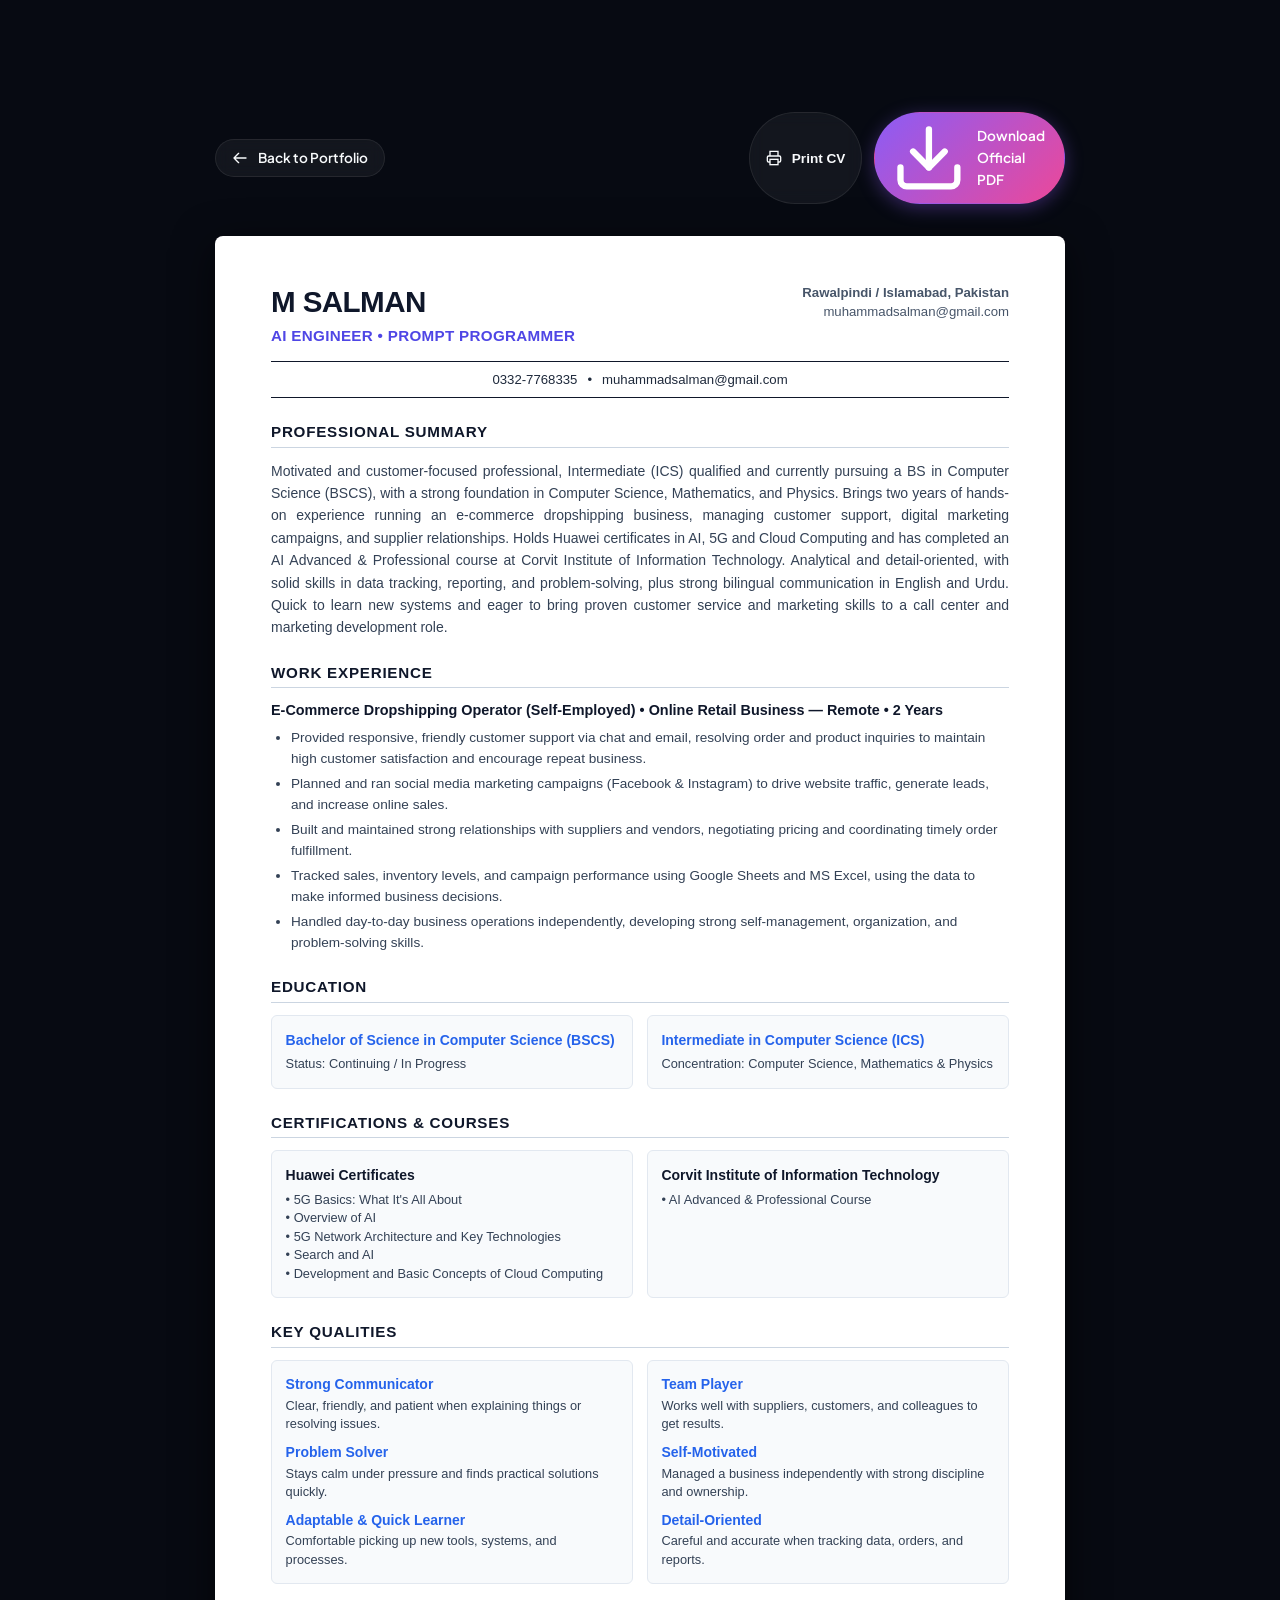
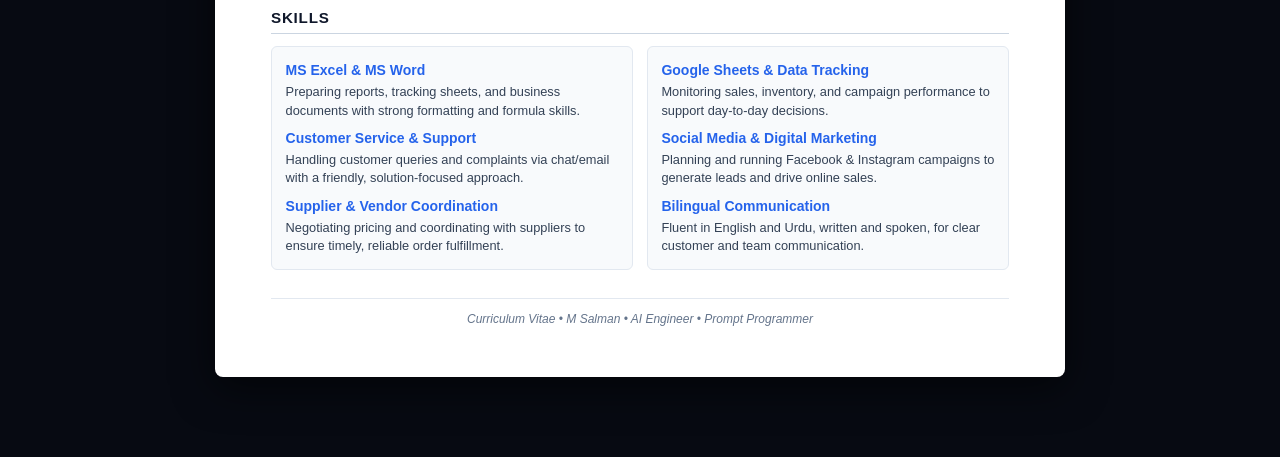
<file: cv.html>
<!DOCTYPE html>
<html lang="en">
<head>
  <meta charset="UTF-8">
  <meta name="viewport" content="width=device-width, initial-scale=1.0">
  <title>Curriculum Vitae • M Salman | AI Engineer • Prompt Programmer</title>
  <meta name="description" content="Official Curriculum Vitae of M Salman, AI Engineer and Prompt Programmer.">

  <!-- Favicon -->
  <link rel="icon" type="image/svg+xml" href="./assets/images/favicon.svg?v=1795289616">

  <!-- Google Fonts -->
  <link rel="preconnect" href="https://fonts.googleapis.com">
  <link rel="preconnect" href="https://fonts.gstatic.com" crossorigin>
  <link href="https://fonts.googleapis.com/css2?family=Plus+Jakarta+Sans:wght@400;500;600;700;800&family=JetBrains+Mono:wght@400;600&display=swap" rel="stylesheet">

  <!-- Stylesheets -->
  <link rel="stylesheet" href="./assets/css/main.css?v=1795289616">
  <link rel="stylesheet" href="./assets/css/components.css?v=1795289628">
  <link rel="stylesheet" href="./assets/css/cv.css?v=1795289616">
</head>
<body>
  <div class="cv-page-wrapper">
    <!-- Top Action Bar -->
    <div class="cv-actions-bar">
      <a href="./index.html#home" class="btn btn-secondary btn-sm">
        <svg width="16" height="16" fill="none" stroke="currentColor" stroke-width="2" viewBox="0 0 24 24">
          <path stroke-linecap="round" stroke-linejoin="round" d="M10 19l-7-7m0 0l7-7m-7 7h18"></path>
        </svg>
        <span>Back to Portfolio</span>
      </a>

      <div style="display: flex; gap: 0.75rem;">
        <button onclick="window.print()" class="btn btn-secondary btn-sm">
          <svg width="16" height="16" fill="none" stroke="currentColor" stroke-width="2" viewBox="0 0 24 24">
            <polyline points="6 9 6 2 18 2 18 9"></polyline>
            <path d="M6 18H4a2 2 0 0 1-2-2v-5a2 2 0 0 1 2-2h16a2 2 0 0 1 2 2v5a2 2 0 0 1-2 2h-2"></path>
            <rect width="12" height="8" x="6" y="14"></rect>
          </svg>
          <span>Print CV</span>
        </button>

        <a href="./assets/docs/Muhammad_Salman_CV.pdf?v=1795539968" download="Muhammad_Salman_CV.pdf" class="btn btn-primary btn-sm">
          <svg class="w-4 h-4" fill="none" stroke="currentColor" stroke-width="2" stroke-linecap="round" stroke-linejoin="round" viewBox="0 0 24 24"><path d="M21 15v4a2 2 0 0 1-2 2H5a2 2 0 0 1-2-2v-4"/><polyline points="7 10 12 15 17 10"/><line x1="12" x2="12" y1="15" y2="3"/></svg>          <span>Download Official PDF</span>
        </a>
      </div>
    </div>

    <!-- The Exact ATS CV Document -->
    <div class="cv-document">
      <!-- Header -->
      <div class="cv-header">
        <div>
          <h1 class="cv-header-name">M SALMAN</h1>
          <div class="cv-header-role">AI ENGINEER • PROMPT PROGRAMMER</div>
        </div>
        <div class="cv-header-meta">
          <div><strong>Rawalpindi / Islamabad, Pakistan</strong></div>
          <div>muhammadsalman@gmail.com</div>
        </div>
      </div>

      <!-- Contact Sub Bar -->
      <div class="cv-contact-bar">
        0332-7768335 &nbsp;•&nbsp; muhammadsalman@gmail.com
      </div>

      <!-- 1. Professional Summary -->
      <div class="cv-section">
        <h2 class="cv-section-title">PROFESSIONAL SUMMARY</h2>
        <p class="cv-summary-text">
          Motivated and customer-focused professional, Intermediate (ICS) qualified and currently pursuing a BS in Computer Science (BSCS), with a strong foundation in Computer Science, Mathematics, and Physics. Brings two years of hands-on experience running an e-commerce dropshipping business, managing customer support, digital marketing campaigns, and supplier relationships. Holds Huawei certificates in AI, 5G and Cloud Computing and has completed an AI Advanced & Professional course at Corvit Institute of Information Technology. Analytical and detail-oriented, with solid skills in data tracking, reporting, and problem-solving, plus strong bilingual communication in English and Urdu. Quick to learn new systems and eager to bring proven customer service and marketing skills to a call center and marketing development role.
        </p>
      </div>

      <!-- 2. Work Experience -->
      <div class="cv-section">
        <h2 class="cv-section-title">WORK EXPERIENCE</h2>
        <div style="font-weight: 700; font-size: 0.9rem; color: #0f172a; margin-bottom: 0.35rem;">
          E-Commerce Dropshipping Operator (Self-Employed) • Online Retail Business — Remote • 2 Years
        </div>
        <ul style="margin: 0; padding-left: 1.25rem; font-size: 0.85rem; color: #334155; line-height: 1.55;">
          <li style="margin-bottom: 0.25rem;">Provided responsive, friendly customer support via chat and email, resolving order and product inquiries to maintain high customer satisfaction and encourage repeat business.</li>
          <li style="margin-bottom: 0.25rem;">Planned and ran social media marketing campaigns (Facebook & Instagram) to drive website traffic, generate leads, and increase online sales.</li>
          <li style="margin-bottom: 0.25rem;">Built and maintained strong relationships with suppliers and vendors, negotiating pricing and coordinating timely order fulfillment.</li>
          <li style="margin-bottom: 0.25rem;">Tracked sales, inventory levels, and campaign performance using Google Sheets and MS Excel, using the data to make informed business decisions.</li>
          <li>Handled day-to-day business operations independently, developing strong self-management, organization, and problem-solving skills.</li>
        </ul>
      </div>

      <!-- 3. Education -->
      <div class="cv-section">
        <h2 class="cv-section-title">EDUCATION</h2>
        <div class="cv-competencies-grid">
          <div class="cv-comp-card">
            <div class="cv-comp-title" style="color: #2563eb;">Bachelor of Science in Computer Science (BSCS)</div>
            <div class="cv-comp-body">Status: Continuing / In Progress</div>
          </div>
          <div class="cv-comp-card">
            <div class="cv-comp-title" style="color: #2563eb;">Intermediate in Computer Science (ICS)</div>
            <div class="cv-comp-body">Concentration: Computer Science, Mathematics & Physics</div>
          </div>
        </div>
      </div>

      <!-- 4. Certifications & Courses -->
      <div class="cv-section">
        <h2 class="cv-section-title">CERTIFICATIONS & COURSES</h2>
        <div class="cv-competencies-grid">
          <div class="cv-comp-card">
            <div class="cv-comp-title" style="color: #0f172a;">Huawei Certificates</div>
            <div class="cv-comp-body">
              • 5G Basics: What It's All About<br>
              • Overview of AI<br>
              • 5G Network Architecture and Key Technologies<br>
              • Search and AI<br>
              • Development and Basic Concepts of Cloud Computing
            </div>
          </div>
          <div class="cv-comp-card">
            <div class="cv-comp-title" style="color: #0f172a;">Corvit Institute of Information Technology</div>
            <div class="cv-comp-body">
              • AI Advanced & Professional Course
            </div>
          </div>
        </div>
      </div>

      <!-- 5. Key Qualities -->
      <div class="cv-section">
        <h2 class="cv-section-title">KEY QUALITIES</h2>
        <div class="cv-competencies-grid">
          <div class="cv-comp-card">
            <div style="margin-bottom: 0.5rem;">
              <div class="cv-comp-title" style="color: #2563eb; margin-bottom: 0.15rem;">Strong Communicator</div>
              <div class="cv-comp-body">Clear, friendly, and patient when explaining things or resolving issues.</div>
            </div>
            <div style="margin-bottom: 0.5rem;">
              <div class="cv-comp-title" style="color: #2563eb; margin-bottom: 0.15rem;">Problem Solver</div>
              <div class="cv-comp-body">Stays calm under pressure and finds practical solutions quickly.</div>
            </div>
            <div>
              <div class="cv-comp-title" style="color: #2563eb; margin-bottom: 0.15rem;">Adaptable & Quick Learner</div>
              <div class="cv-comp-body">Comfortable picking up new tools, systems, and processes.</div>
            </div>
          </div>
          <div class="cv-comp-card">
            <div style="margin-bottom: 0.5rem;">
              <div class="cv-comp-title" style="color: #2563eb; margin-bottom: 0.15rem;">Team Player</div>
              <div class="cv-comp-body">Works well with suppliers, customers, and colleagues to get results.</div>
            </div>
            <div style="margin-bottom: 0.5rem;">
              <div class="cv-comp-title" style="color: #2563eb; margin-bottom: 0.15rem;">Self-Motivated</div>
              <div class="cv-comp-body">Managed a business independently with strong discipline and ownership.</div>
            </div>
            <div>
              <div class="cv-comp-title" style="color: #2563eb; margin-bottom: 0.15rem;">Detail-Oriented</div>
              <div class="cv-comp-body">Careful and accurate when tracking data, orders, and reports.</div>
            </div>
          </div>
        </div>
      </div>

      <!-- 6. Skills -->
      <div class="cv-section">
        <h2 class="cv-section-title">SKILLS</h2>
        <div class="cv-competencies-grid">
          <div class="cv-comp-card">
            <div style="margin-bottom: 0.5rem;">
              <div class="cv-comp-title" style="color: #2563eb; margin-bottom: 0.15rem;">MS Excel & MS Word</div>
              <div class="cv-comp-body">Preparing reports, tracking sheets, and business documents with strong formatting and formula skills.</div>
            </div>
            <div style="margin-bottom: 0.5rem;">
              <div class="cv-comp-title" style="color: #2563eb; margin-bottom: 0.15rem;">Customer Service & Support</div>
              <div class="cv-comp-body">Handling customer queries and complaints via chat/email with a friendly, solution-focused approach.</div>
            </div>
            <div>
              <div class="cv-comp-title" style="color: #2563eb; margin-bottom: 0.15rem;">Supplier & Vendor Coordination</div>
              <div class="cv-comp-body">Negotiating pricing and coordinating with suppliers to ensure timely, reliable order fulfillment.</div>
            </div>
          </div>
          <div class="cv-comp-card">
            <div style="margin-bottom: 0.5rem;">
              <div class="cv-comp-title" style="color: #2563eb; margin-bottom: 0.15rem;">Google Sheets & Data Tracking</div>
              <div class="cv-comp-body">Monitoring sales, inventory, and campaign performance to support day-to-day decisions.</div>
            </div>
            <div style="margin-bottom: 0.5rem;">
              <div class="cv-comp-title" style="color: #2563eb; margin-bottom: 0.15rem;">Social Media & Digital Marketing</div>
              <div class="cv-comp-body">Planning and running Facebook & Instagram campaigns to generate leads and drive online sales.</div>
            </div>
            <div>
              <div class="cv-comp-title" style="color: #2563eb; margin-bottom: 0.15rem;">Bilingual Communication</div>
              <div class="cv-comp-body">Fluent in English and Urdu, written and spoken, for clear customer and team communication.</div>
            </div>
          </div>
        </div>
      </div>

      <!-- Document Footer -->
      <div class="cv-footer-notice">
        Curriculum Vitae • M Salman • AI Engineer • Prompt Programmer
      </div>
    </div>
  </div>
</body>
</html>
</file>
<file: assets/css/main.css>
/**
 * Muhammad Salman - AI Engineer Portfolio
 * Main Stylesheet & Design System
 */

:root {
  /* Color Palette */
  --bg-dark: #070a12;
  --bg-surface: #0c1120;
  --bg-surface-elevated: #131b31;
  --bg-card: rgba(17, 24, 46, 0.72);
  --bg-card-hover: rgba(26, 36, 68, 0.85);

  --border-subtle: rgba(255, 255, 255, 0.08);
  --border-accent: rgba(139, 92, 246, 0.3);
  --border-glow: rgba(139, 92, 246, 0.5);

  --primary: #8b5cf6;
  --primary-light: #a78bfa;
  --primary-dark: #6d28d9;

  --accent-cyan: #06b6d4;
  --accent-cyan-light: #38bdf8;
  --accent-pink: #ec4899;
  --accent-emerald: #10b981;
  --accent-amber: #f59e0b;

  --text-main: #f8fafc;
  --text-muted: #94a3b8;
  --text-dim: #64748b;

  /* Gradients */
  --grad-primary: linear-gradient(135deg, #8b5cf6 0%, #ec4899 100%);
  --grad-cyan-purple: linear-gradient(135deg, #06b6d4 0%, #8b5cf6 100%);
  --grad-blue-violet: linear-gradient(135deg, #3b82f6 0%, #8b5cf6 100%);
  --grad-dark: linear-gradient(180deg, #070a12 0%, #0d1222 100%);
  --grad-card: linear-gradient(135deg, rgba(255, 255, 255, 0.05) 0%, rgba(255, 255, 255, 0.01) 100%);

  /* Shadows & Glows */
  --shadow-sm: 0 2px 8px rgba(0, 0, 0, 0.3);
  --shadow-md: 0 8px 24px rgba(0, 0, 0, 0.4);
  --shadow-lg: 0 16px 40px rgba(0, 0, 0, 0.6);
  --glow-purple: 0 0 30px rgba(139, 92, 246, 0.25);
  --glow-cyan: 0 0 30px rgba(6, 182, 212, 0.25);

  /* Layout */
  --container-max: 1240px;
  --header-height: 80px;
  --radius-sm: 8px;
  --radius-md: 14px;
  --radius-lg: 22px;
  --radius-full: 9999px;
  --transition: all 0.25s cubic-bezier(0.16, 1, 0.3, 1);
}

/* Base Reset */
*, *::before, *::after {
  box-sizing: border-box;
  margin: 0;
  padding: 0;
}

html {
  scroll-behavior: smooth;
  font-size: 16px;
  background-color: var(--bg-dark);
  color: var(--text-main);
  font-family: 'Plus Jakarta Sans', -apple-system, BlinkMacSystemFont, 'Segoe UI', Roboto, sans-serif;
  overflow-x: hidden;
}

body {
  background-color: var(--bg-dark);
  min-height: 100vh;
  line-height: 1.6;
  position: relative;
  overflow-x: hidden;
  color: var(--text-main);
}

/* Scrollbar */
::-webkit-scrollbar {
  width: 8px;
}
::-webkit-scrollbar-track {
  background: var(--bg-dark);
}
::-webkit-scrollbar-thumb {
  background: #1e293b;
  border-radius: 4px;
}
::-webkit-scrollbar-thumb:hover {
  background: var(--primary);
}

/* Background Neural Canvas */
#network-canvas {
  position: fixed;
  top: 0;
  left: 0;
  width: 100%;
  height: 100%;
  z-index: 0;
  pointer-events: none;
  opacity: 0.65;
}

/* Main Container Wrapper */
.main-wrapper {
  position: relative;
  z-index: 1;
}

.container {
  width: 100%;
  max-width: var(--container-max);
  margin: 0 auto;
  padding: 0 1.5rem;
}

/* Typography Helpers */
h1, h2, h3, h4, h5, h6 {
  color: var(--text-main);
  font-weight: 700;
  line-height: 1.25;
}

a {
  color: inherit;
  text-decoration: none;
  transition: var(--transition);
}

img {
  max-width: 100%;
  height: auto;
  display: block;
}

.gradient-text {
  background: var(--grad-primary);
  -webkit-background-clip: text;
  -webkit-text-fill-color: transparent;
  display: inline-block;
}

.gradient-text-cyan {
  background: var(--grad-cyan-purple);
  -webkit-background-clip: text;
  -webkit-text-fill-color: transparent;
  display: inline-block;
}

/* Section Header Component */
.section-header {
  text-align: center;
  max-width: 720px;
  margin: 0 auto 3.5rem;
}

.section-badge {
  display: inline-flex;
  align-items: center;
  gap: 0.5rem;
  padding: 0.35rem 0.9rem;
  border-radius: var(--radius-full);
  background: rgba(139, 92, 246, 0.12);
  border: 1px solid rgba(139, 92, 246, 0.3);
  color: var(--primary-light);
  font-size: 0.825rem;
  font-weight: 600;
  text-transform: uppercase;
  letter-spacing: 0.06em;
  margin-bottom: 1rem;
}

.section-title {
  font-size: 2.5rem;
  letter-spacing: -0.02em;
  margin-bottom: 1rem;
}

.section-subtitle {
  color: var(--text-muted);
  font-size: 1.05rem;
  line-height: 1.6;
}

/* Section Common Spacing */
.site-section {
  padding: 6.5rem 0;
  position: relative;
}

.site-section::after {
  content: '';
  position: absolute;
  bottom: 0;
  left: 10%;
  right: 10%;
  height: 1px;
  background: radial-gradient(circle, rgba(139, 92, 246, 0.25) 0%, rgba(255, 255, 255, 0.02) 70%, transparent 100%);
}

/* Responsive Utilities */
@media (max-width: 992px) {
  .section-title {
    font-size: 2.15rem;
  }
  .site-section {
    padding: 4.5rem 0;
  }
}

@media (max-width: 768px) {
  .section-title {
    font-size: 1.85rem;
  }
  .site-section {
    padding: 3.5rem 0;
  }
  .container {
    padding: 0 1.25rem;
  }
}
</file>
<file: assets/css/components.css>
/**
 * Muhammad Salman - AI Engineer Portfolio
 * Components Stylesheet
 */

/* ==========================================================================
   1. NAVIGATION & HEADER
   ========================================================================== */
.site-header {
  position: fixed;
  top: 0;
  left: 0;
  width: 100%;
  height: var(--header-height);
  z-index: 1000;
  transition: var(--transition);
  background: rgba(7, 10, 18, 0.7);
  backdrop-filter: blur(16px);
  -webkit-backdrop-filter: blur(16px);
  border-bottom: 1px solid var(--border-subtle);
}

.site-header.scrolled {
  background: rgba(7, 10, 18, 0.92);
  border-bottom-color: rgba(139, 92, 246, 0.2);
  box-shadow: 0 4px 20px rgba(0, 0, 0, 0.4);
}

.nav-container {
  display: flex;
  align-items: center;
  justify-content: space-between;
  height: 100%;
}

.nav-brand {
  display: flex;
  align-items: center;
  gap: 0.85rem;
}

.brand-avatar {
  width: 42px;
  height: 42px;
  border-radius: 50%;
  border: 2px solid var(--primary);
  box-shadow: 0 0 14px rgba(139, 92, 246, 0.4);
  object-fit: cover;
}

.brand-text {
  display: flex;
  flex-direction: column;
}

.brand-name {
  font-size: 1.15rem;
  font-weight: 700;
  color: var(--text-main);
  letter-spacing: -0.01em;
}

.brand-role {
  font-size: 0.75rem;
  color: var(--accent-cyan-light);
  font-family: monospace;
  font-weight: 600;
}

.nav-menu {
  display: flex;
  align-items: center;
  gap: 1.85rem;
  list-style: none;
}

.nav-link {
  font-size: 0.925rem;
  font-weight: 500;
  color: var(--text-muted);
  position: relative;
  padding: 0.4rem 0;
}

.nav-link:hover,
.nav-link.active {
  color: #ffffff;
}

.nav-link::after {
  content: '';
  position: absolute;
  bottom: 0;
  left: 0;
  width: 0;
  height: 2px;
  background: var(--grad-primary);
  transition: var(--transition);
  border-radius: 2px;
}

.nav-link:hover::after,
.nav-link.active::after {
  width: 100%;
}

.nav-actions {
  display: flex;
  align-items: center;
  gap: 1rem;
}

.nav-cv-btn {
  display: inline-flex;
  align-items: center;
  gap: 0.45rem;
  padding: 0.45rem 1.1rem;
  border-radius: var(--radius-full);
  background: rgba(139, 92, 246, 0.15);
  border: 1px solid var(--primary);
  color: #ffffff;
  font-size: 0.875rem;
  font-weight: 600;
  box-shadow: 0 0 15px rgba(139, 92, 246, 0.2);
}

.nav-cv-btn:hover {
  background: var(--primary);
  box-shadow: 0 0 20px rgba(139, 92, 246, 0.5);
  transform: translateY(-1px);
}

.nav-toggle {
  display: none;
  background: none;
  border: none;
  color: var(--text-main);
  cursor: pointer;
  padding: 0.5rem;
}

/* ==========================================================================
   2. BUTTONS & PILLS
   ========================================================================== */
.btn {
  display: inline-flex;
  align-items: center;
  justify-content: center;
  gap: 0.6rem;
  font-size: 0.95rem;
  font-weight: 600;
  padding: 0.75rem 1.6rem;
  border-radius: var(--radius-full);
  cursor: pointer;
  border: 1px solid transparent;
  transition: var(--transition);
  text-decoration: none;
}

.btn-primary {
  background: var(--grad-primary);
  color: #ffffff;
  box-shadow: 0 4px 18px rgba(139, 92, 246, 0.35);
}

.btn-primary:hover {
  box-shadow: 0 6px 26px rgba(236, 72, 153, 0.5);
  transform: translateY(-2px);
}

.btn-secondary {
  background: rgba(255, 255, 255, 0.05);
  border: 1px solid var(--border-subtle);
  color: var(--text-main);
  backdrop-filter: blur(8px);
}

.btn-secondary:hover {
  background: rgba(255, 255, 255, 0.1);
  border-color: rgba(255, 255, 255, 0.2);
  color: #ffffff;
  transform: translateY(-2px);
}

.btn-outline {
  background: transparent;
  border: 1px solid var(--border-accent);
  color: var(--primary-light);
}

.btn-outline:hover {
  background: rgba(139, 92, 246, 0.15);
  border-color: var(--primary);
  color: #ffffff;
  transform: translateY(-2px);
}

.btn-sm {
  font-size: 0.85rem;
  padding: 0.45rem 1rem;
}

/* ==========================================================================
   3. GLASSMORPHISM CARDS
   ========================================================================== */
.glass-card {
  background: var(--bg-card);
  backdrop-filter: blur(16px);
  -webkit-backdrop-filter: blur(16px);
  border: 1px solid var(--border-subtle);
  border-radius: var(--radius-lg);
  box-shadow: var(--shadow-md);
  position: relative;
  overflow: hidden;
  transition: var(--transition);
}

.glass-card::before {
  content: '';
  position: absolute;
  top: 0;
  left: 0;
  right: 0;
  height: 1px;
  background: linear-gradient(90deg, transparent, rgba(255, 255, 255, 0.15), transparent);
}

.glass-card-hover:hover {
  background: var(--bg-card-hover);
  border-color: var(--border-accent);
  transform: translateY(-4px);
  box-shadow: 0 12px 30px rgba(0, 0, 0, 0.5), var(--glow-purple);
}

/* ==========================================================================
   4. HERO SECTION
   ========================================================================== */
.hero-section {
  min-height: 100vh;
  padding-top: calc(var(--header-height) + 2rem);
  padding-bottom: 5rem;
  display: flex;
  align-items: center;
  position: relative;
}

.hero-grid {
  display: grid;
  grid-template-columns: 1.15fr 0.85fr;
  gap: 3.5rem;
  align-items: center;
}

.hero-status-pill {
  display: inline-flex;
  align-items: center;
  gap: 0.5rem;
  padding: 0.4rem 1rem;
  border-radius: var(--radius-full);
  background: rgba(16, 185, 129, 0.1);
  border: 1px solid rgba(16, 185, 129, 0.25);
  color: #34d399;
  font-size: 0.85rem;
  font-weight: 600;
  margin-bottom: 1.5rem;
}

.status-dot-pulse {
  width: 8px;
  height: 8px;
  border-radius: 50%;
  background: #10b981;
  box-shadow: 0 0 10px #10b981;
  animation: pulseGreen 2s infinite;
}

@keyframes pulseGreen {
  0% { transform: scale(0.95); box-shadow: 0 0 0 0 rgba(16, 185, 129, 0.7); }
  70% { transform: scale(1); box-shadow: 0 0 0 8px rgba(16, 185, 129, 0); }
  100% { transform: scale(0.95); box-shadow: 0 0 0 0 rgba(16, 185, 129, 0); }
}

.hero-name {
  font-size: 3.75rem;
  font-weight: 800;
  letter-spacing: -0.03em;
  line-height: 1.1;
  margin-bottom: 0.8rem;
}

.hero-typed-wrapper {
  display: flex;
  align-items: center;
  gap: 0.4rem;
  font-size: 1.75rem;
  font-weight: 700;
  color: var(--primary-light);
  min-height: 2.4rem;
  margin-bottom: 1.25rem;
}

.typed-cursor {
  display: inline-block;
  width: 3px;
  height: 1.5rem;
  background: var(--accent-pink);
  animation: blink 1s infinite;
}

@keyframes blink {
  0%, 100% { opacity: 1; }
  50% { opacity: 0; }
}

.hero-bio {
  color: var(--text-muted);
  font-size: 1.1rem;
  line-height: 1.7;
  margin-bottom: 2rem;
  max-width: 600px;
}

.hero-socials {
  display: flex;
  align-items: center;
  gap: 1rem;
  margin-bottom: 2.25rem;
}

.social-icon-btn {
  width: 42px;
  height: 42px;
  border-radius: var(--radius-sm);
  background: rgba(255, 255, 255, 0.04);
  border: 1px solid var(--border-subtle);
  display: flex;
  align-items: center;
  justify-content: center;
  color: var(--text-muted);
  transition: var(--transition);
}

.social-icon-btn:hover {
  background: rgba(139, 92, 246, 0.2);
  border-color: var(--primary);
  color: #ffffff;
  transform: translateY(-3px);
  box-shadow: 0 6px 16px rgba(139, 92, 246, 0.3);
}

.hero-buttons {
  display: flex;
  align-items: center;
  flex-wrap: wrap;
  gap: 1rem;
}

/* Hero Right: Avatar Frame & Orbiting Tech Tags */
.hero-avatar-area {
  display: flex;
  flex-direction: column;
  align-items: center;
  justify-content: center;
  position: relative;
}

.hero-avatar-wrapper {
  position: relative;
  width: 320px;
  height: 320px;
  border-radius: 50%;
  padding: 8px;
  background: linear-gradient(135deg, #8b5cf6, #ec4899, #06b6d4);
  box-shadow: 0 0 50px rgba(139, 92, 246, 0.35);
  animation: rotateGrad 12s linear infinite;
}

@keyframes rotateGrad {
  0% { filter: hue-rotate(0deg); }
  100% { filter: hue-rotate(360deg); }
}

.hero-avatar-inner {
  width: 100%;
  height: 100%;
  border-radius: 50%;
  overflow: hidden;
  background: var(--bg-dark);
  position: relative;
}

.hero-avatar-img {
  width: 100%;
  height: 100%;
  object-fit: cover;
  transition: transform 0.5s ease;
}

.hero-avatar-wrapper:hover .hero-avatar-img {
  transform: scale(1.05);
}

/* Floating Tech Pills Orbiting Avatar */
.floating-tag {
  position: absolute;
  display: flex;
  align-items: center;
  gap: 0.65rem;
  padding: 0.55rem 1rem;
  border-radius: var(--radius-full);
  background: rgba(15, 23, 42, 0.88);
  backdrop-filter: blur(12px);
  border: 1px solid var(--border-subtle);
  box-shadow: 0 8px 24px rgba(0, 0, 0, 0.4);
  z-index: 2;
  transition: var(--transition);
  animation: floatAnim 4s ease-in-out infinite alternate;
}

.floating-tag:hover {
  transform: scale(1.08) translateY(-4px);
  border-color: var(--primary);
  box-shadow: 0 12px 28px rgba(139, 92, 246, 0.4);
}

.floating-tag.tag-top-left {
  top: 10px;
  left: -20px;
  animation-delay: 0s;
}

.floating-tag.tag-top-right {
  top: 25px;
  right: -30px;
  animation-delay: 1s;
}

.floating-tag.tag-bottom-left {
  bottom: 25px;
  left: -25px;
  animation-delay: 2s;
}

.floating-tag.tag-bottom-right {
  bottom: 10px;
  right: -20px;
  animation-delay: 1.5s;
}

@keyframes floatAnim {
  0% { transform: translateY(0); }
  100% { transform: translateY(-8px); }
}

.tag-badge {
  font-size: 0.7rem;
  font-weight: 700;
  text-transform: uppercase;
  padding: 0.15rem 0.5rem;
  border-radius: 4px;
}

.tag-badge.ai-ml { background: rgba(139, 92, 246, 0.2); color: #c084fc; border: 1px solid rgba(139, 92, 246, 0.4); }
.tag-badge.hardware { background: rgba(245, 158, 11, 0.2); color: #fbbf24; border: 1px solid rgba(245, 158, 11, 0.4); }
.tag-badge.full-stack { background: rgba(6, 182, 212, 0.2); color: #38bdf8; border: 1px solid rgba(6, 182, 212, 0.4); }
.tag-badge.gen-ai { background: rgba(236, 72, 153, 0.2); color: #f472b6; border: 1px solid rgba(236, 72, 153, 0.4); }

.tag-title {
  font-size: 0.825rem;
  font-weight: 600;
  color: var(--text-main);
}

/* Hero Stats Grid (Below Avatar / Hero) */
.hero-stats-grid {
  display: grid;
  grid-template-columns: repeat(2, 1fr);
  gap: 1.25rem;
  margin-top: 2.5rem;
  width: 100%;
}

.hero-stat-card {
  background: var(--bg-card);
  backdrop-filter: blur(14px);
  border: 1px solid var(--border-subtle);
  border-radius: var(--radius-md);
  padding: 1.25rem 1rem;
  text-align: center;
  transition: var(--transition);
}

.hero-stat-card:hover {
  background: var(--bg-card-hover);
  border-color: var(--border-accent);
  transform: translateY(-3px);
  box-shadow: 0 8px 24px rgba(0, 0, 0, 0.4), var(--glow-purple);
}

.stat-number {
  font-size: 2rem;
  font-weight: 800;
  background: var(--grad-primary);
  -webkit-background-clip: text;
  -webkit-text-fill-color: transparent;
  line-height: 1.1;
  margin-bottom: 0.35rem;
}

.stat-label {
  font-size: 0.75rem;
  font-weight: 600;
  text-transform: uppercase;
  color: var(--text-muted);
  letter-spacing: 0.05em;
}

/* ==========================================================================
   5. ABOUT SECTION (Inspired by Screenshot 2)
   ========================================================================== */
.about-grid {
  display: grid;
  grid-template-columns: 380px 1fr;
  gap: 3.5rem;
  align-items: start;
}

.about-card {
  padding: 1.75rem;
  text-align: center;
}

.about-card-photo-wrapper {
  width: 100%;
  height: 240px;
  border-radius: var(--radius-md);
  overflow: hidden;
  margin-bottom: 1.5rem;
  border: 2px solid rgba(139, 92, 246, 0.4);
  position: relative;
}

.about-card-photo {
  width: 100%;
  height: 100%;
  object-fit: cover;
}

.about-card-name-overlay {
  position: absolute;
  bottom: 0;
  left: 0;
  right: 0;
  padding: 1rem 0.5rem 0.5rem;
  background: linear-gradient(0deg, rgba(7, 10, 18, 0.95) 0%, transparent 100%);
}

.about-card-role-title {
  font-size: 0.75rem;
  text-transform: uppercase;
  letter-spacing: 0.06em;
  color: var(--primary-light);
  font-weight: 700;
}

.about-card-name {
  font-size: 1.35rem;
  font-weight: 800;
  color: #ffffff;
}

.about-pills-row {
  display: grid;
  grid-template-columns: 1fr 1fr;
  gap: 0.75rem;
  margin-bottom: 1.25rem;
}

.about-pill-box {
  background: rgba(255, 255, 255, 0.03);
  border: 1px solid var(--border-subtle);
  border-radius: var(--radius-sm);
  padding: 0.65rem 0.5rem;
  text-align: center;
}

.about-pill-label {
  font-size: 0.7rem;
  color: var(--text-dim);
  text-transform: uppercase;
  margin-bottom: 0.2rem;
}

.about-pill-val {
  font-size: 0.85rem;
  font-weight: 700;
  color: var(--primary-light);
}

.about-pill-val.open {
  color: #34d399;
}

.about-info-list {
  display: flex;
  flex-direction: column;
  gap: 0.75rem;
  text-align: left;
  margin-bottom: 1.5rem;
}

.about-info-item {
  display: flex;
  justify-content: space-between;
  align-items: center;
  padding: 0.7rem 0.9rem;
  border-radius: var(--radius-sm);
  background: rgba(255, 255, 255, 0.02);
  border: 1px solid var(--border-subtle);
  font-size: 0.85rem;
}

.about-info-key {
  color: var(--text-muted);
  font-weight: 500;
}

.about-info-value {
  color: var(--text-main);
  font-weight: 600;
  text-align: right;
}

.about-cv-action-btn {
  width: 100%;
  display: flex;
  align-items: center;
  justify-content: center;
  gap: 0.5rem;
  padding: 0.8rem 1rem;
  border-radius: var(--radius-md);
  background: rgba(139, 92, 246, 0.15);
  border: 1px solid var(--primary);
  color: #ffffff;
  font-weight: 600;
  font-size: 0.9rem;
  transition: var(--transition);
}

.about-cv-action-btn:hover {
  background: var(--primary);
  box-shadow: 0 0 20px rgba(139, 92, 246, 0.4);
}

/* About Right Narrative */
.about-narrative {
  display: flex;
  flex-direction: column;
  gap: 1.5rem;
}

.about-lead {
  font-size: 1.25rem;
  font-weight: 600;
  color: #ffffff;
  line-height: 1.6;
}

.about-desc {
  color: var(--text-muted);
  font-size: 1.025rem;
  line-height: 1.8;
}

.about-highlights-grid {
  display: grid;
  grid-template-columns: repeat(2, 1fr);
  gap: 1.25rem;
  margin-top: 1rem;
}

.about-highlight-card {
  padding: 1.25rem;
  display: flex;
  align-items: flex-start;
  gap: 1rem;
}

.highlight-icon-wrap {
  width: 44px;
  height: 44px;
  border-radius: var(--radius-sm);
  background: rgba(139, 92, 246, 0.15);
  color: var(--primary-light);
  display: flex;
  align-items: center;
  justify-content: center;
  flex-shrink: 0;
}

.highlight-title {
  font-size: 1rem;
  font-weight: 700;
  margin-bottom: 0.35rem;
}

.highlight-desc {
  font-size: 0.85rem;
  color: var(--text-muted);
  line-height: 1.5;
}

/* ==========================================================================
   6. SKILLS SECTION (Inspired by Screenshot 3)
   ========================================================================== */
.skills-grid {
  display: grid;
  grid-template-columns: repeat(3, 1fr);
  gap: 1.75rem;
}

.skill-category-card {
  padding: 1.75rem;
  display: flex;
  flex-direction: column;
}

.category-card-header {
  display: flex;
  align-items: center;
  justify-content: space-between;
  margin-bottom: 1.5rem;
  padding-bottom: 1.25rem;
  border-bottom: 1px solid var(--border-subtle);
}

.cat-header-left {
  display: flex;
  align-items: center;
  gap: 0.85rem;
}

.cat-icon-wrap {
  width: 48px;
  height: 48px;
  border-radius: var(--radius-md);
  display: flex;
  align-items: center;
  justify-content: center;
}

.cat-icon-wrap.ai-ml { background: rgba(139, 92, 246, 0.18); color: #c084fc; }
.cat-icon-wrap.gen-ai { background: rgba(236, 72, 153, 0.18); color: #f472b6; }
.cat-icon-wrap.robotics { background: rgba(245, 158, 11, 0.18); color: #fbbf24; }
.cat-icon-wrap.web { background: rgba(6, 182, 212, 0.18); color: #38bdf8; }
.cat-icon-wrap.prog { background: rgba(59, 130, 246, 0.18); color: #60a5fa; }
.cat-icon-wrap.devops { background: rgba(16, 185, 129, 0.18); color: #34d399; }

.cat-title-block h3 {
  font-size: 1.1rem;
  font-weight: 700;
  margin-bottom: 0.2rem;
}

.cat-status-badge {
  font-size: 0.725rem;
  font-weight: 600;
  color: var(--accent-cyan-light);
  display: flex;
  align-items: center;
  gap: 0.35rem;
}

.cat-count-badge {
  padding: 0.25rem 0.65rem;
  border-radius: var(--radius-full);
  background: rgba(255, 255, 255, 0.05);
  border: 1px solid var(--border-subtle);
  font-size: 0.75rem;
  font-weight: 600;
  color: var(--text-muted);
}

.category-skills-list {
  display: flex;
  flex-direction: column;
  gap: 0.85rem;
}

.skill-row {
  display: flex;
  align-items: center;
  justify-content: space-between;
  padding: 0.75rem 0.9rem;
  background: rgba(255, 255, 255, 0.02);
  border: 1px solid rgba(255, 255, 255, 0.04);
  border-radius: var(--radius-sm);
  transition: var(--transition);
}

.skill-row:hover {
  background: rgba(255, 255, 255, 0.06);
  border-color: rgba(139, 92, 246, 0.25);
  transform: translateX(4px);
}

.skill-meta {
  display: flex;
  flex-direction: column;
  gap: 0.15rem;
}

.skill-name {
  font-size: 0.885rem;
  font-weight: 600;
  color: var(--text-main);
}

.skill-desc {
  font-size: 0.725rem;
  color: var(--text-dim);
}

.skill-pill {
  font-size: 0.725rem;
  font-weight: 700;
  padding: 0.25rem 0.65rem;
  border-radius: var(--radius-full);
  text-transform: capitalize;
}

.skill-pill.mastery { background: rgba(59, 130, 246, 0.15); color: #60a5fa; border: 1px solid rgba(59, 130, 246, 0.3); }
.skill-pill.expert { background: rgba(139, 92, 246, 0.15); color: #c084fc; border: 1px solid rgba(139, 92, 246, 0.3); }
.skill-pill.production { background: rgba(16, 185, 129, 0.15); color: #34d399; border: 1px solid rgba(16, 185, 129, 0.3); }
.skill-pill.advanced { background: rgba(245, 158, 11, 0.15); color: #fbbf24; border: 1px solid rgba(245, 158, 11, 0.3); }
.skill-pill.firmware-pro { background: rgba(6, 182, 212, 0.15); color: #38bdf8; border: 1px solid rgba(6, 182, 212, 0.3); }
.skill-pill.core-expert { background: rgba(236, 72, 153, 0.15); color: #f472b6; border: 1px solid rgba(236, 72, 153, 0.3); }
.skill-pill.backend-pro { background: rgba(168, 85, 247, 0.15); color: #d8b4fe; border: 1px solid rgba(168, 85, 247, 0.3); }
.skill-pill.cloud-ready { background: rgba(249, 115, 22, 0.15); color: #fb923c; border: 1px solid rgba(249, 115, 22, 0.3); }

/* ==========================================================================
   7. PORTFOLIO SECTION (Inspired by Screenshot 5)
   ========================================================================== */
.portfolio-filters {
  display: flex;
  align-items: center;
  justify-content: center;
  flex-wrap: wrap;
  gap: 0.75rem;
  margin-bottom: 3rem;
}

.filter-btn {
  padding: 0.55rem 1.25rem;
  border-radius: var(--radius-full);
  background: rgba(255, 255, 255, 0.04);
  border: 1px solid var(--border-subtle);
  color: var(--text-muted);
  font-size: 0.875rem;
  font-weight: 600;
  cursor: pointer;
  transition: var(--transition);
}

.filter-btn:hover {
  color: #ffffff;
  background: rgba(255, 255, 255, 0.08);
}

.filter-btn.active {
  background: var(--grad-primary);
  border-color: transparent;
  color: #ffffff;
  box-shadow: 0 4px 18px rgba(139, 92, 246, 0.35);
}

.projects-grid {
  display: grid;
  grid-template-columns: repeat(4, 1fr);
  gap: 1.5rem;
}

.project-card {
  display: flex;
  flex-direction: column;
  overflow: hidden;
  height: 100%;
}

.project-thumbnail-wrapper {
  position: relative;
  width: 100%;
  height: 180px;
  overflow: hidden;
  background: #090d16;
}

.project-thumbnail {
  width: 100%;
  height: 100%;
  object-fit: cover;
  transition: transform 0.4s ease;
}

.project-card:hover .project-thumbnail {
  transform: scale(1.06);
}

.project-badge-overlay {
  position: absolute;
  top: 12px;
  left: 12px;
  padding: 0.25rem 0.65rem;
  border-radius: 4px;
  background: rgba(15, 23, 42, 0.85);
  backdrop-filter: blur(8px);
  border: 1px solid rgba(255, 255, 255, 0.1);
  font-size: 0.65rem;
  font-weight: 800;
  text-transform: uppercase;
  letter-spacing: 0.06em;
  color: var(--primary-light);
}

.project-content {
  padding: 1.25rem;
  display: flex;
  flex-direction: column;
  flex-grow: 1;
}

.project-title {
  font-size: 1.05rem;
  font-weight: 700;
  margin-bottom: 0.6rem;
  color: #ffffff;
  line-height: 1.35;
}

.project-desc {
  font-size: 0.825rem;
  color: var(--text-muted);
  line-height: 1.55;
  margin-bottom: 1rem;
  flex-grow: 1;
}

.project-tags {
  display: flex;
  flex-wrap: wrap;
  gap: 0.4rem;
  margin-bottom: 1.25rem;
}

.tag-pill {
  font-size: 0.7rem;
  font-weight: 600;
  padding: 0.18rem 0.5rem;
  border-radius: 4px;
  background: rgba(139, 92, 246, 0.12);
  color: var(--primary-light);
  border: 1px solid rgba(139, 92, 246, 0.25);
}

.project-footer {
  display: flex;
  align-items: center;
  justify-content: space-between;
  padding-top: 0.85rem;
  border-top: 1px solid var(--border-subtle);
  margin-top: auto;
}

.project-domain {
  font-size: 0.75rem;
  color: var(--text-dim);
  font-weight: 500;
}

.project-details-btn {
  display: inline-flex;
  align-items: center;
  gap: 0.35rem;
  font-size: 0.8rem;
  font-weight: 600;
  color: #ffffff;
  padding: 0.35rem 0.75rem;
  border-radius: var(--radius-sm);
  background: var(--primary);
  border: none;
  cursor: pointer;
  transition: var(--transition);
}

.project-details-btn:hover {
  background: var(--primary-light);
  transform: translateX(2px);
}

/* ==========================================================================
   8. EXPERIENCE & TIMELINE
   ========================================================================== */
.experience-layout {
  display: grid;
  grid-template-columns: 1fr 1fr;
  gap: 3.5rem;
}

.timeline {
  position: relative;
  padding-left: 2rem;
}

.timeline::before {
  content: '';
  position: absolute;
  top: 8px;
  bottom: 8px;
  left: 6px;
  width: 2px;
  background: linear-gradient(180deg, var(--primary) 0%, rgba(255, 255, 255, 0.05) 100%);
}

.timeline-item {
  position: relative;
  margin-bottom: 2.5rem;
}

.timeline-item:last-child {
  margin-bottom: 0;
}

.timeline-dot {
  position: absolute;
  top: 6px;
  left: -2rem;
  width: 14px;
  height: 14px;
  border-radius: 50%;
  background: var(--primary);
  border: 3px solid var(--bg-dark);
  box-shadow: 0 0 10px var(--primary);
}

.timeline-content {
  padding: 1.5rem;
}

.timeline-header {
  display: flex;
  justify-content: space-between;
  align-items: flex-start;
  flex-wrap: wrap;
  gap: 0.5rem;
  margin-bottom: 0.75rem;
}

.timeline-role {
  font-size: 1.15rem;
  font-weight: 700;
  color: #ffffff;
}

.timeline-company {
  font-size: 0.9rem;
  color: var(--accent-cyan-light);
  font-weight: 600;
}

.timeline-date-chip {
  font-size: 0.75rem;
  font-weight: 600;
  padding: 0.2rem 0.6rem;
  border-radius: var(--radius-full);
  background: rgba(139, 92, 246, 0.15);
  color: var(--primary-light);
  border: 1px solid rgba(139, 92, 246, 0.3);
}

.timeline-desc {
  font-size: 0.885rem;
  color: var(--text-muted);
  line-height: 1.6;
  margin-bottom: 1rem;
}

.timeline-stack {
  display: flex;
  flex-wrap: wrap;
  gap: 0.4rem;
}

/* ==========================================================================
   9. CERTIFICATIONS & SERVICES
   ========================================================================== */
.certifications-grid {
  display: grid;
  grid-template-columns: repeat(3, 1fr);
  gap: 1.5rem;
}

.cert-card {
  padding: 1.5rem;
  display: flex;
  flex-direction: column;
}

.cert-header {
  display: flex;
  justify-content: space-between;
  align-items: flex-start;
  margin-bottom: 1rem;
}

.cert-icon {
  width: 44px;
  height: 44px;
  border-radius: var(--radius-md);
  background: rgba(139, 92, 246, 0.15);
  color: var(--primary-light);
  display: flex;
  align-items: center;
  justify-content: center;
}

.cert-year {
  font-size: 0.75rem;
  font-weight: 700;
  padding: 0.2rem 0.6rem;
  border-radius: var(--radius-full);
  background: rgba(255, 255, 255, 0.05);
  color: var(--text-muted);
}

.cert-title {
  font-size: 1.05rem;
  font-weight: 700;
  margin-bottom: 0.4rem;
  color: #ffffff;
}

.cert-issuer {
  font-size: 0.85rem;
  color: var(--text-muted);
  margin-bottom: 1.25rem;
  flex-grow: 1;
}

.cert-footer {
  display: flex;
  justify-content: space-between;
  align-items: center;
  padding-top: 1rem;
  border-top: 1px solid var(--border-subtle);
}

.cert-id {
  font-size: 0.725rem;
  font-family: monospace;
  color: var(--text-dim);
}

/* Services Grid */
.services-grid {
  display: grid;
  grid-template-columns: repeat(3, 1fr);
  gap: 1.75rem;
}

.service-card {
  padding: 2rem 1.75rem;
  display: flex;
  flex-direction: column;
}

.service-icon-box {
  width: 52px;
  height: 52px;
  border-radius: var(--radius-md);
  background: rgba(139, 92, 246, 0.15);
  color: var(--primary-light);
  display: flex;
  align-items: center;
  justify-content: center;
  margin-bottom: 1.5rem;
}

.service-title {
  font-size: 1.2rem;
  font-weight: 700;
  margin-bottom: 0.75rem;
  color: #ffffff;
}

.service-desc {
  font-size: 0.885rem;
  color: var(--text-muted);
  line-height: 1.6;
  margin-bottom: 1.5rem;
  flex-grow: 1;
}

.service-deliverables {
  list-style: none;
  display: flex;
  flex-direction: column;
  gap: 0.5rem;
  padding-top: 1.25rem;
  border-top: 1px solid var(--border-subtle);
}

.service-deliverable-item {
  display: flex;
  align-items: center;
  gap: 0.5rem;
  font-size: 0.8rem;
  color: var(--text-main);
}

.service-deliverable-item svg {
  color: #10b981;
  flex-shrink: 0;
}

/* ==========================================================================
   10. CONTACT SECTION
   ========================================================================== */
.contact-grid {
  display: grid;
  grid-template-columns: 1fr 1.35fr;
  gap: 3.5rem;
  align-items: start;
}

.contact-info-panel {
  display: flex;
  flex-direction: column;
  gap: 1.5rem;
}

.contact-info-card {
  padding: 1.5rem;
  display: flex;
  align-items: center;
  gap: 1.25rem;
}

.contact-icon-box {
  width: 48px;
  height: 48px;
  border-radius: var(--radius-md);
  background: rgba(139, 92, 246, 0.15);
  color: var(--primary-light);
  display: flex;
  align-items: center;
  justify-content: center;
  flex-shrink: 0;
}

.contact-card-label {
  font-size: 0.75rem;
  color: var(--text-dim);
  text-transform: uppercase;
  margin-bottom: 0.2rem;
}

.contact-card-value {
  font-size: 1rem;
  font-weight: 600;
  color: var(--text-main);
}

.contact-form-panel {
  padding: 2.25rem;
}

.contact-form {
  display: flex;
  flex-direction: column;
  gap: 1.5rem;
}

.form-group {
  display: flex;
  flex-direction: column;
  gap: 0.5rem;
}

.form-row {
  display: grid;
  grid-template-columns: 1fr 1fr;
  gap: 1.25rem;
}

.form-label {
  font-size: 0.85rem;
  font-weight: 600;
  color: var(--text-main);
}

.form-control {
  width: 100%;
  padding: 0.85rem 1.15rem;
  border-radius: var(--radius-sm);
  background: rgba(255, 255, 255, 0.04);
  border: 1px solid var(--border-subtle);
  color: #ffffff;
  font-size: 0.95rem;
  font-family: inherit;
  transition: var(--transition);
}

.form-control:focus {
  outline: none;
  border-color: var(--primary);
  background: rgba(255, 255, 255, 0.07);
  box-shadow: 0 0 15px rgba(139, 92, 246, 0.25);
}

textarea.form-control {
  min-height: 140px;
  resize: vertical;
}

.form-alert {
  padding: 1rem 1.25rem;
  border-radius: var(--radius-sm);
  font-size: 0.9rem;
  display: flex;
  align-items: center;
  gap: 0.75rem;
}

.form-alert.success {
  background: rgba(16, 185, 129, 0.15);
  border: 1px solid rgba(16, 185, 129, 0.4);
  color: #6ee7b7;
}

.form-alert.error {
  background: rgba(239, 68, 68, 0.15);
  border: 1px solid rgba(239, 68, 68, 0.4);
  color: #fca5a5;
}

/* ==========================================================================
   11. FOOTER
   ========================================================================== */
.site-footer {
  background: #05070d;
  border-top: 1px solid var(--border-subtle);
  padding: 4.5rem 0 2.5rem;
  position: relative;
  z-index: 10;
}

.footer-top {
  display: grid;
  grid-template-columns: 2fr 1fr 1fr;
  gap: 3.5rem;
  margin-bottom: 3.5rem;
}

.footer-brand h3 {
  font-size: 1.4rem;
  margin-bottom: 0.5rem;
}

.footer-tagline {
  color: var(--text-muted);
  font-size: 0.925rem;
  line-height: 1.6;
  max-width: 420px;
  margin-bottom: 1.5rem;
}

.footer-col-title {
  font-size: 1rem;
  font-weight: 700;
  margin-bottom: 1.25rem;
  color: #ffffff;
}

.footer-links {
  list-style: none;
  display: flex;
  flex-direction: column;
  gap: 0.65rem;
}

.footer-link {
  font-size: 0.9rem;
  color: var(--text-muted);
}

.footer-link:hover {
  color: var(--primary-light);
  transform: translateX(3px);
}

.footer-bottom {
  display: flex;
  align-items: center;
  justify-content: space-between;
  padding-top: 2rem;
  border-top: 1px solid var(--border-subtle);
  font-size: 0.85rem;
  color: var(--text-dim);
}

.back-to-top-btn {
  width: 40px;
  height: 40px;
  border-radius: var(--radius-sm);
  background: rgba(255, 255, 255, 0.05);
  border: 1px solid var(--border-subtle);
  color: var(--text-muted);
  display: flex;
  align-items: center;
  justify-content: center;
  cursor: pointer;
  transition: var(--transition);
}

.back-to-top-btn:hover {
  background: var(--primary);
  color: #ffffff;
}

/* ==========================================================================
   12. MODAL COMPONENT (PROJECT DETAILS)
   ========================================================================== */
.modal-overlay {
  position: fixed;
  top: 0;
  left: 0;
  width: 100%;
  height: 100%;
  background: rgba(3, 5, 10, 0.85);
  backdrop-filter: blur(10px);
  -webkit-backdrop-filter: blur(10px);
  z-index: 2000;
  display: flex;
  align-items: center;
  justify-content: center;
  padding: 1.5rem;
  opacity: 0;
  visibility: hidden;
  transition: opacity 0.3s ease, visibility 0.3s ease;
}

.modal-overlay.open {
  opacity: 1;
  visibility: visible;
}

.modal-container {
  width: 100%;
  max-width: 820px;
  max-height: 90vh;
  overflow-y: auto;
  padding: 2.25rem;
  position: relative;
  transform: scale(0.95);
  transition: transform 0.3s ease;
}

.modal-overlay.open .modal-container {
  transform: scale(1);
}

.modal-close-btn {
  position: absolute;
  top: 1.5rem;
  right: 1.5rem;
  width: 36px;
  height: 36px;
  border-radius: 50%;
  background: rgba(255, 255, 255, 0.08);
  border: 1px solid var(--border-subtle);
  color: var(--text-muted);
  display: flex;
  align-items: center;
  justify-content: center;
  cursor: pointer;
  transition: var(--transition);
}

.modal-close-btn:hover {
  background: rgba(239, 68, 68, 0.2);
  color: #ef4444;
  border-color: #ef4444;
}

/* ==========================================================================
   13. RESPONSIVE BREAKPOINTS
   ========================================================================== */
@media (max-width: 1200px) {
  .projects-grid {
    grid-template-columns: repeat(3, 1fr);
  }
}

@media (max-width: 992px) {
  .hero-grid {
    grid-template-columns: 1fr;
    text-align: center;
  }
  .hero-name {
    font-size: 3rem;
  }
  .hero-typed-wrapper {
    justify-content: center;
  }
  .hero-bio {
    margin: 0 auto 2rem;
  }
  .hero-socials {
    justify-content: center;
  }
  .hero-buttons {
    justify-content: center;
  }
  .hero-avatar-area {
    margin-top: 3rem;
  }
  .about-grid {
    grid-template-columns: 1fr;
  }
  .about-card {
    max-width: 420px;
    margin: 0 auto;
  }
  .skills-grid {
    grid-template-columns: repeat(2, 1fr);
  }
  .projects-grid {
    grid-template-columns: repeat(2, 1fr);
  }
  .experience-layout {
    grid-template-columns: 1fr;
  }
  .certifications-grid {
    grid-template-columns: repeat(2, 1fr);
  }
  .services-grid {
    grid-template-columns: repeat(2, 1fr);
  }
  .contact-grid {
    grid-template-columns: 1fr;
  }
  .footer-top {
    grid-template-columns: 1fr;
    gap: 2rem;
  }
}

@media (max-width: 768px) {
  .nav-menu {
    position: fixed;
    top: var(--header-height);
    left: 0;
    width: 100%;
    background: rgba(7, 10, 18, 0.98);
    backdrop-filter: blur(20px);
    flex-direction: column;
    padding: 2rem;
    gap: 1.5rem;
    border-bottom: 1px solid var(--border-subtle);
    transform: translateY(-150%);
    transition: transform 0.3s ease;
  }
  .nav-menu.active {
    transform: translateY(0);
  }
  .nav-toggle {
    display: block;
  }
  .skills-grid {
    grid-template-columns: 1fr;
  }
  .projects-grid {
    grid-template-columns: 1fr;
  }
  .certifications-grid {
    grid-template-columns: 1fr;
  }
  .services-grid {
    grid-template-columns: 1fr;
  }
  .form-row {
    grid-template-columns: 1fr;
  }
  .about-highlights-grid {
    grid-template-columns: 1fr;
  }
}
</file>
<file: assets/css/cv.css>
/**
 * CV Stylesheet & Print Media
 * Muhammad Salman - AI Engineer
 */

.cv-page-wrapper {
  min-height: 100vh;
  padding: calc(var(--header-height) + 2rem) 1.5rem 5rem;
  background-color: var(--bg-dark);
  color: var(--text-main);
}

.cv-actions-bar {
  max-width: 850px;
  margin: 0 auto 2rem;
  display: flex;
  align-items: center;
  justify-content: space-between;
  flex-wrap: wrap;
  gap: 1rem;
}

.cv-document {
  max-width: 850px;
  margin: 0 auto;
  background: #ffffff;
  color: #0f172a;
  border-radius: 8px;
  box-shadow: 0 10px 40px rgba(0, 0, 0, 0.6);
  padding: 3rem 3.5rem;
  font-family: -apple-system, BlinkMacSystemFont, "Segoe UI", Roboto, Helvetica, Arial, sans-serif;
  line-height: 1.45;
}

/* Document Typography */
.cv-header {
  display: flex;
  justify-content: space-between;
  align-items: flex-start;
  margin-bottom: 0.85rem;
}

.cv-header-name {
  font-size: 1.85rem;
  font-weight: 800;
  color: #0f172a;
  letter-spacing: -0.02em;
  margin-bottom: 0.25rem;
}

.cv-header-role {
  font-size: 0.95rem;
  font-weight: 700;
  color: #4f46e5;
  letter-spacing: 0.02em;
}

.cv-header-meta {
  text-align: right;
  font-size: 0.825rem;
  color: #475569;
  line-height: 1.4;
}

.cv-contact-bar {
  text-align: center;
  padding: 0.5rem 0;
  border-top: 1px solid #0f172a;
  border-bottom: 1.5px solid #0f172a;
  font-size: 0.825rem;
  color: #1e293b;
  margin-bottom: 1.5rem;
  word-spacing: 0.1em;
}

.cv-section {
  margin-bottom: 1.5rem;
}

.cv-section:last-child {
  margin-bottom: 0;
}

.cv-section-title {
  font-size: 0.95rem;
  font-weight: 800;
  color: #0f172a;
  text-transform: uppercase;
  letter-spacing: 0.05em;
  border-bottom: 1px solid #cbd5e1;
  padding-bottom: 0.35rem;
  margin-bottom: 0.75rem;
}

.cv-summary-text {
  font-size: 0.875rem;
  color: #334155;
  text-align: justify;
  line-height: 1.6;
}

/* Competencies Grid */
.cv-competencies-grid {
  display: grid;
  grid-template-columns: 1fr 1fr;
  gap: 0.85rem;
}

.cv-comp-card {
  background: #f8fafc;
  border: 1px solid #e2e8f0;
  border-radius: 6px;
  padding: 0.85rem;
}

.cv-comp-title {
  font-size: 0.875rem;
  font-weight: 700;
  color: #3730a3;
  margin-bottom: 0.35rem;
}

.cv-comp-body {
  font-size: 0.8rem;
  color: #334155;
  line-height: 1.45;
}

.cv-footer-notice {
  text-align: center;
  font-size: 0.75rem;
  color: #64748b;
  border-top: 1px solid #e2e8f0;
  padding-top: 0.75rem;
  margin-top: 1.75rem;
  font-style: italic;
}

/* Print Stylesheet */
@media print {
  body {
    background: #ffffff !important;
    color: #000000 !important;
  }
  .site-header,
  .site-footer,
  .cv-actions-bar,
  #network-canvas {
    display: none !important;
  }
  .cv-page-wrapper {
    padding: 0 !important;
    background: transparent !important;
  }
  .cv-document {
    box-shadow: none !important;
    padding: 0 !important;
    max-width: 100% !important;
    border-radius: 0 !important;
  }
  @page {
    size: letter;
    margin: 0.45in;
  }
}
</file>
